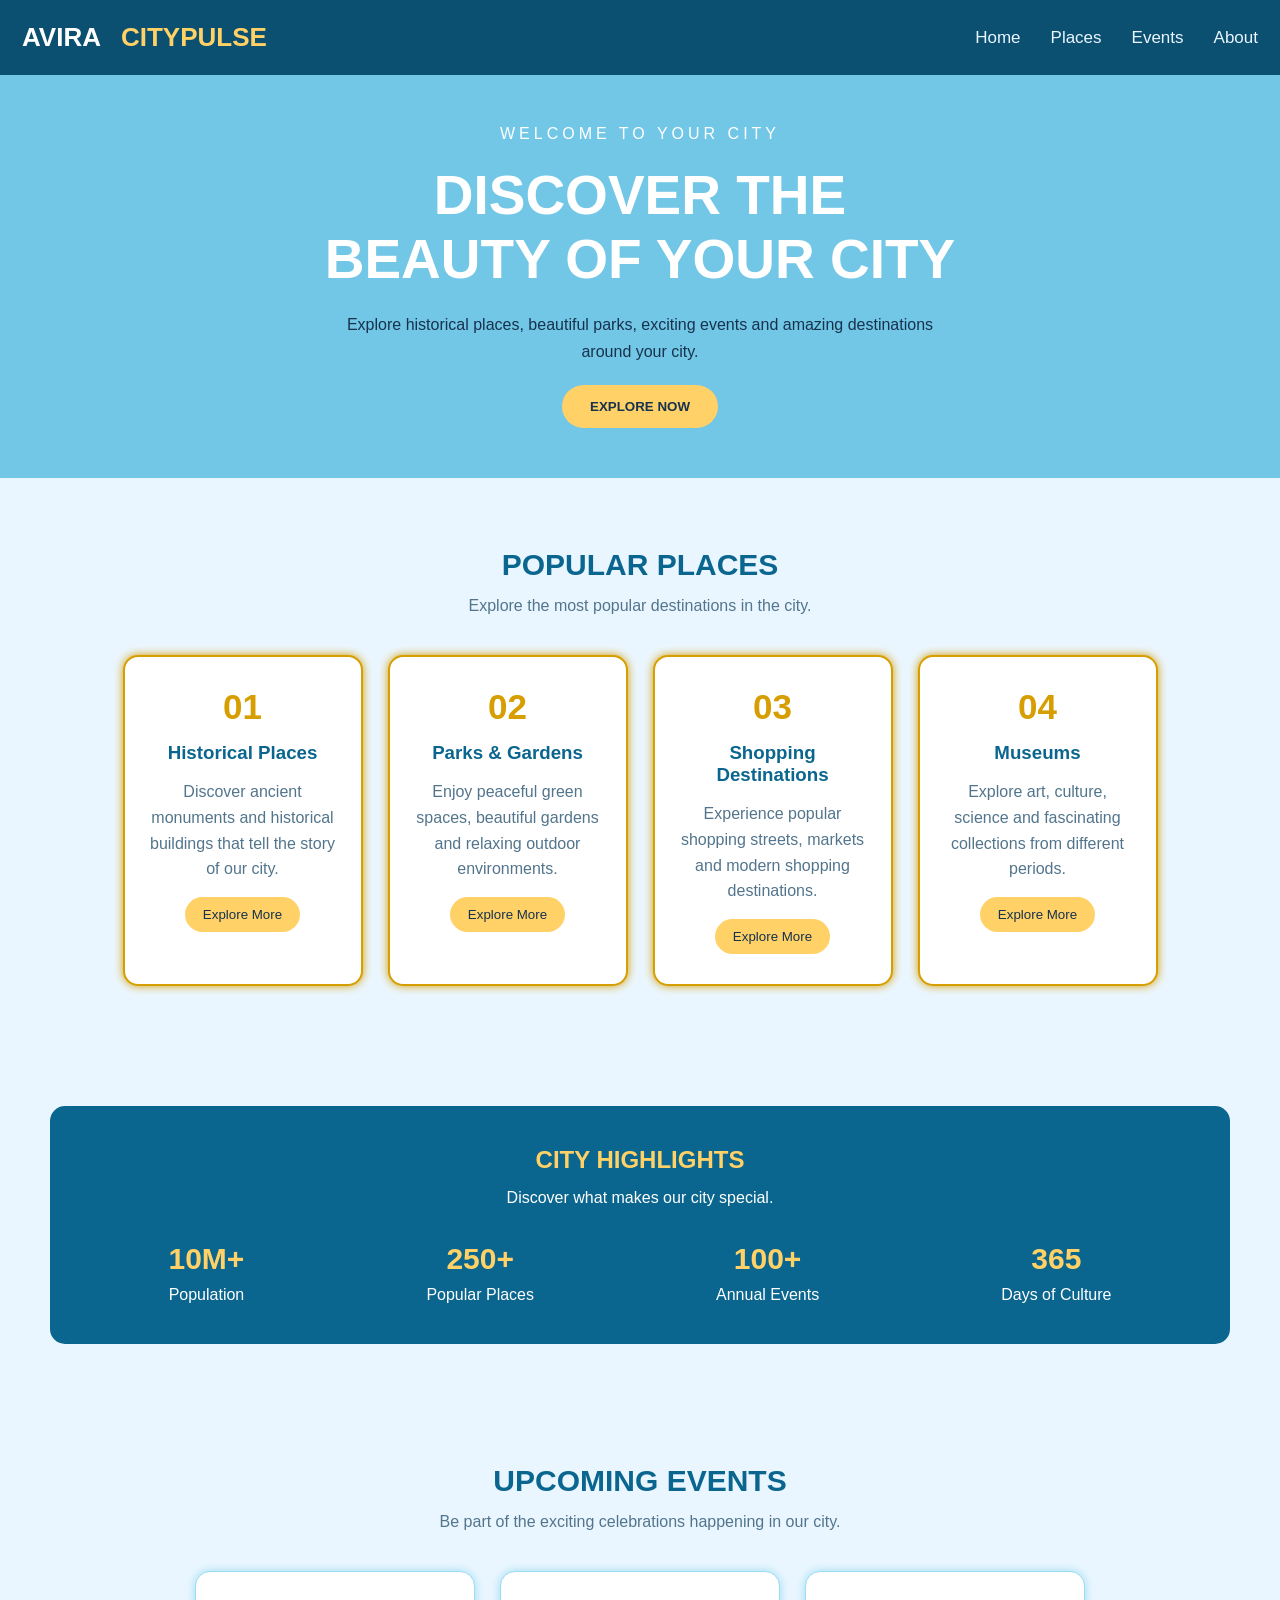
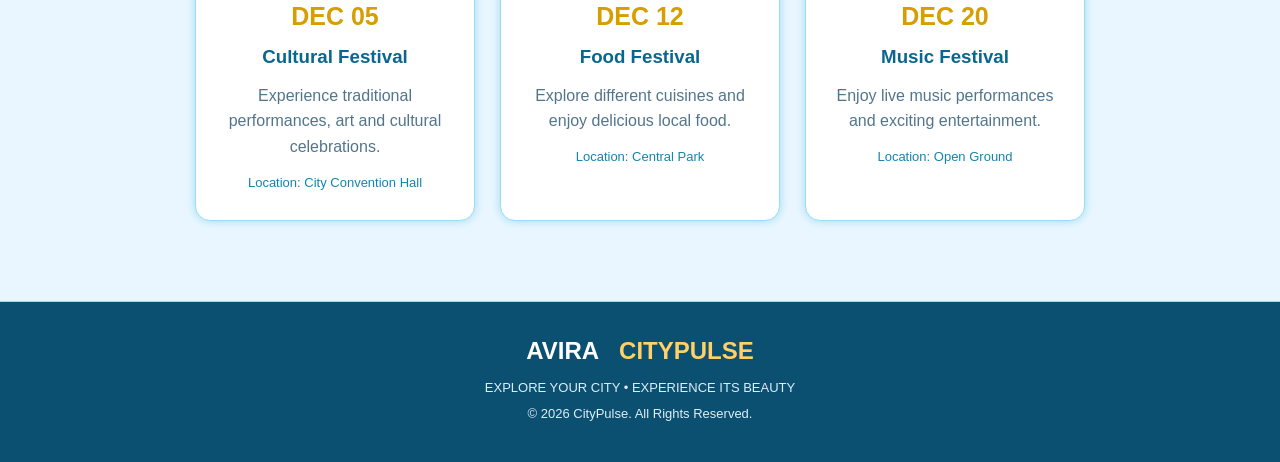
<file: AVERA_City_Pulse/index.html>
<!DOCTYPE html>
<html lang="en">

<head>
    <meta charset="UTF-8">
    <meta name="viewport" content="width=device-width, initial-scale=1.0">

    <title>AVIRA CITYPULSE | Explore Your City</title>

    <link rel="stylesheet" href="./style.css">
    <link rel="icon" href="./Luxurious_Gold_A_Emblem.png">

</head>

<body>


    <header class="header">

        <h2 class="logo">AVIRA<span>CITYPULSE</span></h2>

        <nav>
            <span>Home</span>
            <span>Places</span>
            <span>Events</span>
            <span>About</span>
        </nav>

    </header>


    <main>

    

        <section class="hero" id="home">

            <p class="tagline">WELCOME TO YOUR CITY</p>

            <h1>DISCOVER THE<br>BEAUTY OF YOUR CITY</h1>

            <p class="hero-description">
                Explore historical places, beautiful parks,
                exciting events and amazing destinations
                around your city.
            </p>

            <button class="hero-btn">EXPLORE NOW</button>

        </section>


        <section class="places" id="places">

            <h2>POPULAR PLACES</h2>

            <p class="description">
                Explore the most popular destinations in the city.
            </p>

            <div class="place-container">

                <article class="place-card">

                    <span class="place-number">01</span>

                    <h3>Historical Places</h3>

                    <p>
                        Discover ancient monuments and
                        historical buildings that tell
                        the story of our city.
                    </p>

                    <button>Explore More</button>

                </article>


                <article class="place-card">

                    <span class="place-number">02</span>

                    <h3>Parks & Gardens</h3>

                    <p>
                        Enjoy peaceful green spaces,
                        beautiful gardens and relaxing
                        outdoor environments.
                    </p>

                    <button>Explore More</button>

                </article>


                <article class="place-card">

                    <span class="place-number">03</span>

                    <h3>Shopping Destinations</h3>

                    <p>
                        Experience popular shopping
                        streets, markets and modern
                        shopping destinations.
                    </p>

                    <button>Explore More</button>

                </article>


                <article class="place-card">

                    <span class="place-number">04</span>

                    <h3>Museums</h3>

                    <p>
                        Explore art, culture, science
                        and fascinating collections
                        from different periods.
                    </p>

                    <button>Explore More</button>

                </article>

            </div>

        </section>


        <aside class="highlights">

            <h2>CITY HIGHLIGHTS</h2>

            <p>Discover what makes our city special.</p>

            <div class="highlight-container">

                <div>
                    <h3>10M+</h3>
                    <span>Population</span>
                </div>

                <div>
                    <h3>250+</h3>
                    <span>Popular Places</span>
                </div>

                <div>
                    <h3>100+</h3>
                    <span>Annual Events</span>
                </div>

                <div>
                    <h3>365</h3>
                    <span>Days of Culture</span>
                </div>

            </div>

        </aside>



        <section class="events" id="events">

            <h2>UPCOMING EVENTS</h2>

            <p class="description">
                Be part of the exciting celebrations happening in our city.
            </p>

            <div class="event-container">

                <article class="event-card">

                    <span class="event-date">DEC 05</span>

                    <h3>Cultural Festival</h3>

                    <p>
                        Experience traditional performances,
                        art and cultural celebrations.
                    </p>

                    <span class="event-location">
                        Location: City Convention Hall
                    </span>

                </article>


                <article class="event-card">

                    <span class="event-date">DEC 12</span>

                    <h3>Food Festival</h3>

                    <p>
                        Explore different cuisines and
                        enjoy delicious local food.
                    </p>

                    <span class="event-location">
                        Location: Central Park
                    </span>

                </article>


                <article class="event-card">

                    <span class="event-date">DEC 20</span>

                    <h3>Music Festival</h3>

                    <p>
                        Enjoy live music performances
                        and exciting entertainment.
                    </p>

                    <span class="event-location">
                        Location: Open Ground
                    </span>

                </article>

            </div>

        </section>




    </main>


    <footer class="footer">

        <h2>AVIRA<span>CITYPULSE</span></h2>

        <p>EXPLORE YOUR CITY • EXPERIENCE ITS BEAUTY</p>

        

        <p class="copyright">
            &copy; 2026 CityPulse. All Rights Reserved.
        </p>

    </footer>

</body>

</html>
</file>
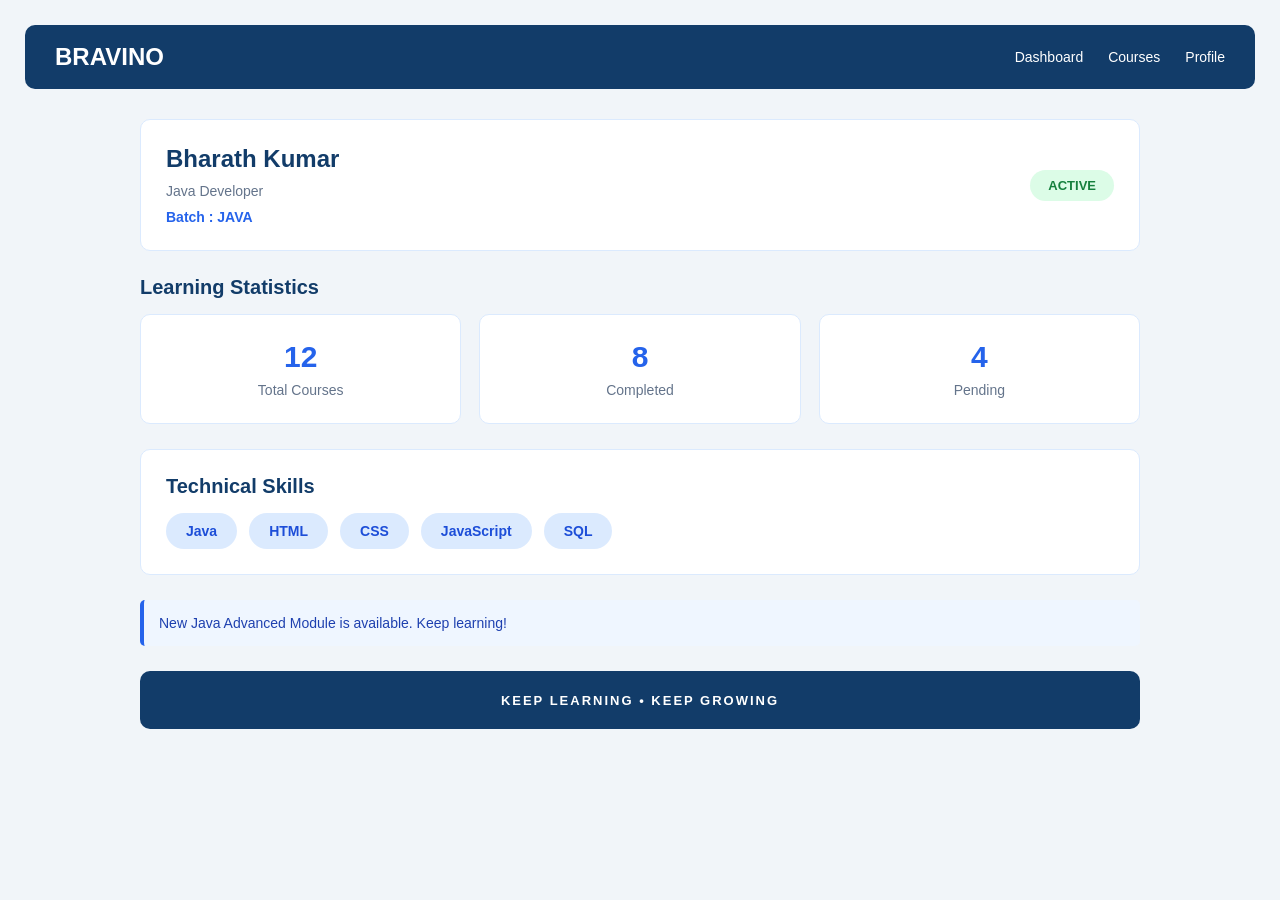
<file: Bravino_Institute__Learning_Dashboard/index.html>
<!DOCTYPE html>
<html lang="en">

<head>
    <meta charset="UTF-8">
    <meta name="viewport" content="width=device-width, initial-scale=1.0">

    <title>Student Learning Dashboard</title>
<link rel="stylesheet" href="./style.css">
<link rel="icon" href="./Glossy_Bravino_Institute_Emblem.png">

</head>

<body>

    <div class="header">

        <div class="logo">
            BRAVINO
        </div>

        <div class="menu">

            <span class="menu-item">
                Dashboard
            </span>

            <span class="menu-item">
                Courses
            </span>

            <span class="menu-item">
                Profile
            </span>

        </div>

    </div>


  

    <div class="dashboard">



        <div class="profile">

            <div class="profile-details">

                <span class="student-name">
                    Bharath Kumar
                </span>

                <span class="student-role">
                    Java Developer
                </span>

                <span class="batch">
                    Batch : JAVA
                </span>

            </div>

            <span class="status">
                ACTIVE
            </span>

        </div>


        <div class="statistics">

            <div class="section-title">
                Learning Statistics
            </div>

            <div class="stats-container">

                <div class="stat-card">

                    <span class="stat-number">
                        12
                    </span>

                    <span class="stat-label">
                        Total Courses
                    </span>

                </div>


                <div class="stat-card">

                    <span class="stat-number">
                        8
                    </span>

                    <span class="stat-label">
                        Completed
                    </span>

                </div>


                <div class="stat-card">

                    <span class="stat-number">
                        4
                    </span>

                    <span class="stat-label">
                        Pending
                    </span>

                </div>

            </div>

        </div>



        <div class="skills-section">

            <div class="section-title">
                Technical Skills
            </div>

            <div class="skills-container">

                <span class="skill">
                    Java
                </span>

                <span class="skill">
                    HTML
                </span>

                <span class="skill">
                    CSS
                </span>

                <span class="skill">
                    JavaScript
                </span>

                <span class="skill">
                    SQL
                </span>

            </div>

        </div>



        <div class="notification">

            New Java Advanced Module is available. Keep learning!

        </div>



        <div class="footer">

            <span class="footer-text">
                KEEP LEARNING • KEEP GROWING
            </span>

        </div>


    </div>

</body>

</html>
</file>
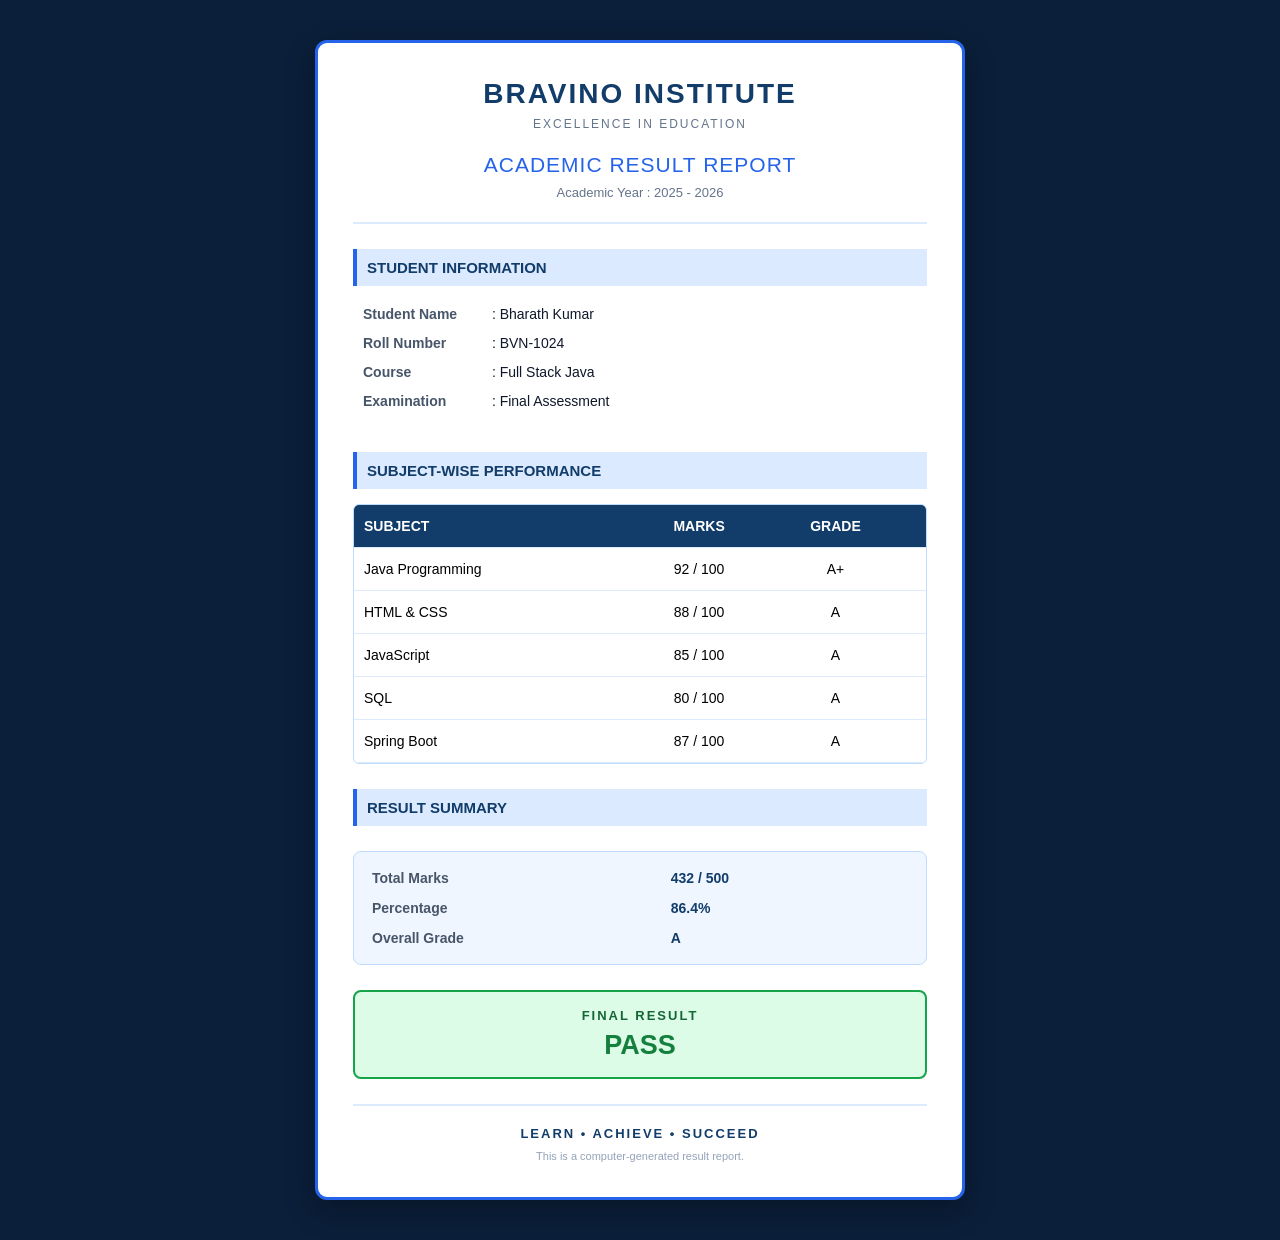
<file: Bravino_Institute_result_board/index.html>
<!DOCTYPE html>
<html lang="en">

<head>
    <meta charset="UTF-8">
    <meta name="viewport" content="width=device-width, initial-scale=1.0">

    <title>Exam Result Report</title>
<link rel="stylesheet" href="./style.css">

<link rel="icon" href="./Bravino_Institute_Academic_icon.png">
 
</head>

<body>

    <div class="report">

   

        <div class="header">

            <div class="institute">
                BRAVINO INSTITUTE
            </div>

            <span class="tagline">
                EXCELLENCE IN EDUCATION
            </span>

            <div class="report-title">
                ACADEMIC RESULT REPORT
            </div>

            <div class="academic-year">
                Academic Year : 2025 - 2026
            </div>

        </div>


  

        <div class="section-title">
            STUDENT INFORMATION
        </div>

        <div class="details">

            <div class="detail-row">
                <span class="label">Student Name</span>
                <span class="value">: Bharath Kumar</span>
            </div>

            <div class="detail-row">
                <span class="label">Roll Number</span>
                <span class="value">: BVN-1024</span>
            </div>

            <div class="detail-row">
                <span class="label">Course</span>
                <span class="value">: Full Stack Java</span>
            </div>

            <div class="detail-row">
                <span class="label">Examination</span>
                <span class="value">: Final Assessment</span>
            </div>

        </div>


       

        <div class="section-title">
            SUBJECT-WISE PERFORMANCE
        </div>

        <div class="marks-table">

            <div class="table-row table-header">
                <span class="subject">SUBJECT</span>
                <span class="marks">MARKS</span>
                <span class="grade">GRADE</span>
            </div>

            <div class="table-row">
                <span class="subject">Java Programming</span>
                <span class="marks">92 / 100</span>
                <span class="grade">A+</span>
            </div>

            <div class="table-row">
                <span class="subject">HTML & CSS</span>
                <span class="marks">88 / 100</span>
                <span class="grade">A</span>
            </div>

            <div class="table-row">
                <span class="subject">JavaScript</span>
                <span class="marks">85 / 100</span>
                <span class="grade">A</span>
            </div>

            <div class="table-row">
                <span class="subject">SQL</span>
                <span class="marks">80 / 100</span>
                <span class="grade">A</span>
            </div>

            <div class="table-row">
                <span class="subject">Spring Boot</span>
                <span class="marks">87 / 100</span>
                <span class="grade">A</span>
            </div>

        </div>



        <div class="section-title">
            RESULT SUMMARY
        </div>

        <div class="summary">

            <div class="summary-row">
                <span class="summary-label">Total Marks</span>
                <span class="summary-value">432 / 500</span>
            </div>

            <div class="summary-row">
                <span class="summary-label">Percentage</span>
                <span class="summary-value">86.4%</span>
            </div>

            <div class="summary-row">
                <span class="summary-label">Overall Grade</span>
                <span class="summary-value">A</span>
            </div>

        </div>



        <div class="result">

            <span class="result-label">
                FINAL RESULT
            </span>

            <span class="result-value">
                PASS
            </span>

        </div>


        <div class="footer">

            <span class="footer-text">
                LEARN • ACHIEVE • SUCCEED
            </span>

            <span class="footer-note">
                This is a computer-generated result report.
            </span>

        </div>

    </div>

</body>
</html>
</file>
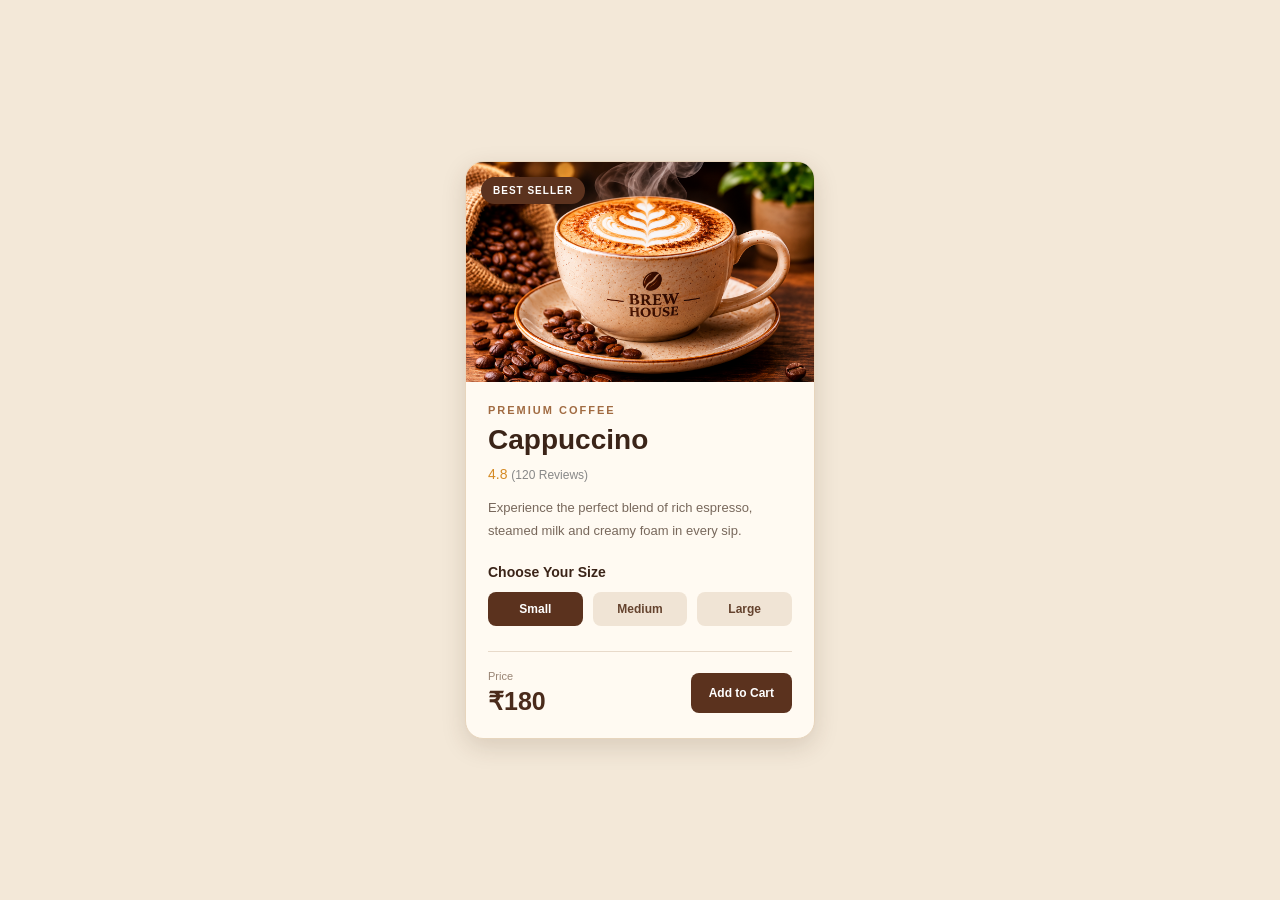
<file: brew_house_project/index.html>
<!DOCTYPE html>
<html lang="en">

<head>

    <meta charset="UTF-8">

    <meta name="viewport" content="width=device-width, initial-scale=1.0">

    <title>BREW HOUSE - Coffee Card</title>
<link rel="stylesheet" href="./style.css">
<link rel="icon" href="./images/favicon.png">
</head>

<body>

    <div id="main-container">

        <div class="coffee-card">

            <div class="image-container">

                <img src="./images/Warm_Brew_House_Cappuccino.png"
                     alt="Cappuccino Coffee">

                <span class="popular-badge">BEST SELLER</span>

            </div>

            <div class="coffee-details">

                <p class="category">PREMIUM COFFEE</p>

                <h1>Cappuccino</h1>

                <div class="rating">
                    <li class="bi bi-star-fill"></li> 4.8 <span>(120 Reviews)</span>
                </div>

                <p class="description">
                    Experience the perfect blend of rich espresso,
                    steamed milk and creamy foam in every sip.
                </p>

                <div class="size-section">

                    <h3>Choose Your Size</h3>

                    <div class="sizes">

                        <span>Small</span>

                        <span>Medium</span>

                        <span>Large</span>

                    </div>

                </div>

                <div class="price-section">

                    <div>
                        <p class="price-label">Price</p>
                        <h2>₹180</h2>
                    </div>

                    <a href="#" class="cart-button">
                        Add to Cart
                    </a>

                </div>

            </div>

        </div>

    </div>

</body>

</html>
</file>
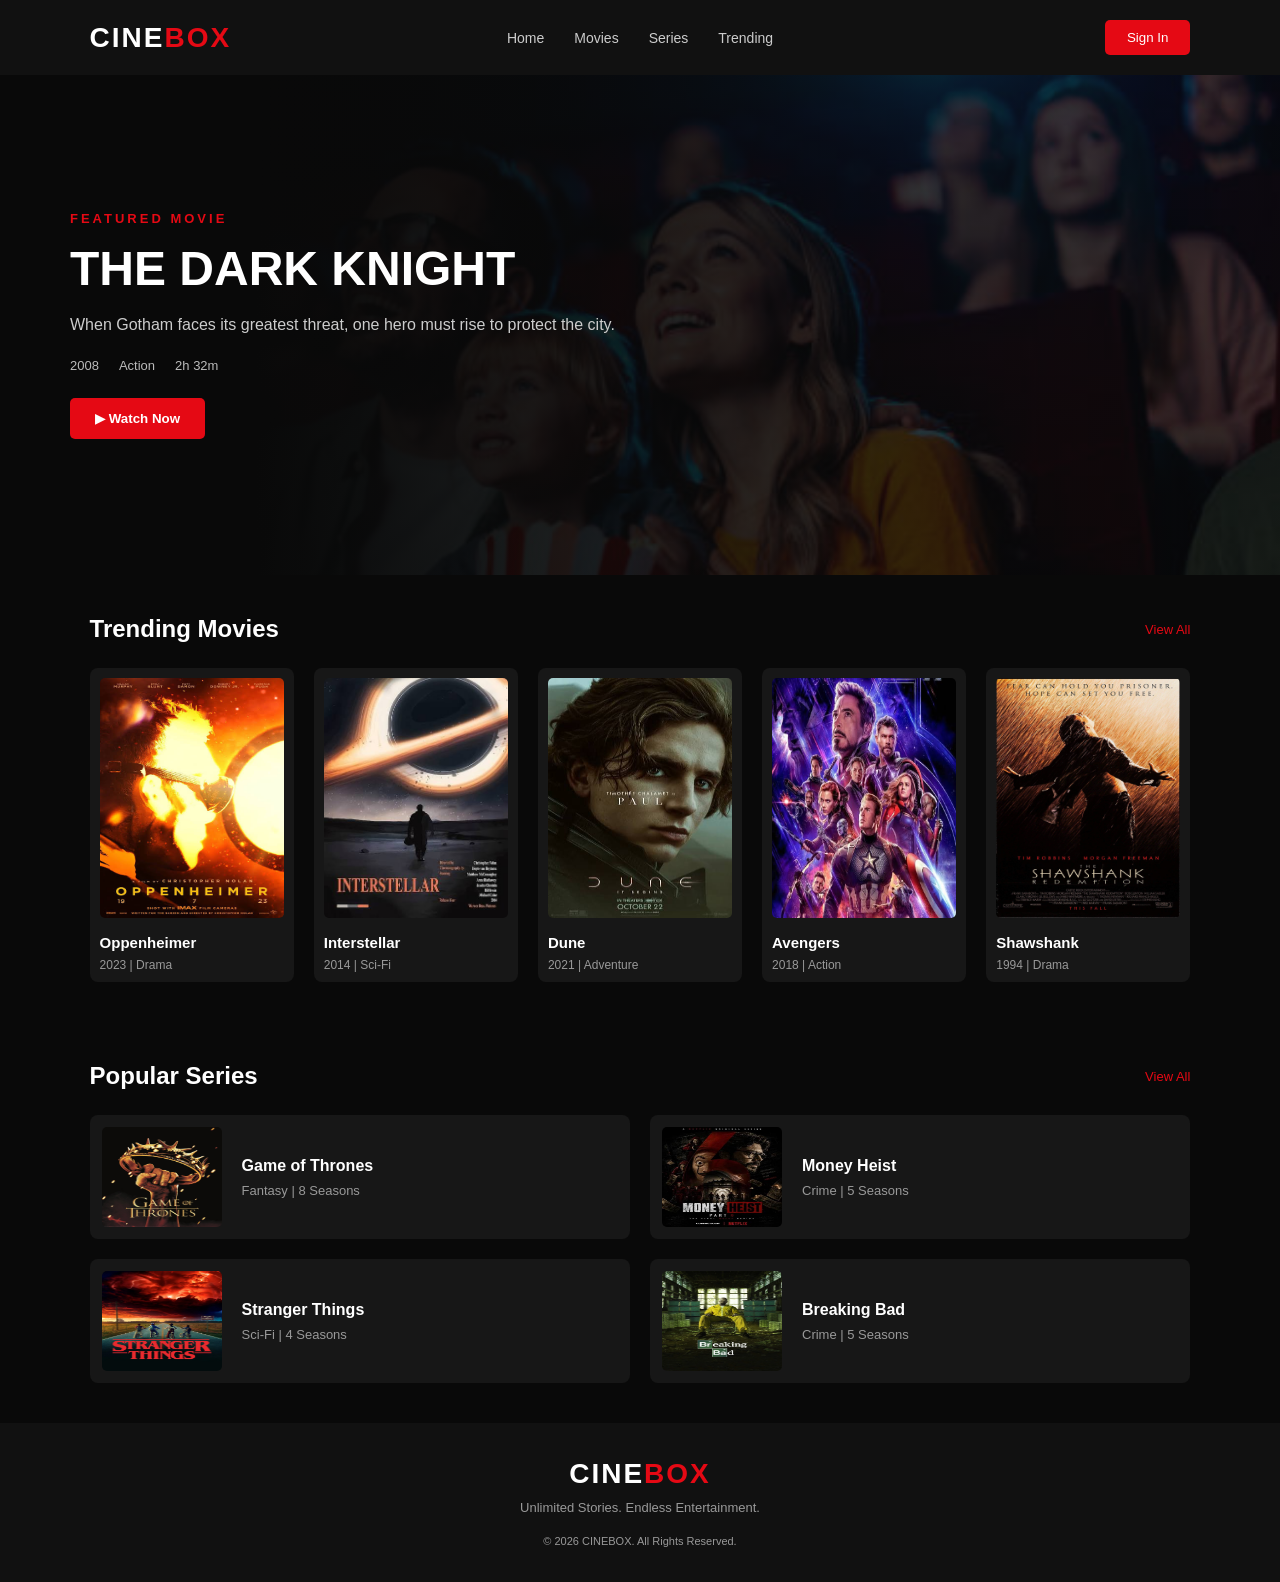
<file: CineBox/index.html>
<!DOCTYPE html>
<html lang="en">

<head>
    <meta charset="UTF-8">
    <meta name="viewport" content="width=device-width, initial-scale=1.0">

    <title>CINEBOX - Movie Streaming</title>

    <link rel="stylesheet" href="./style.css">
    <link rel="icon" href="./images/Glossy_CINEBOX_Cinema_Emblem_icon.png">

</head>

<body>


    <header class="navbar">

        <h1>CINE<span>BOX</span></h1>

        <nav>
            <a href="#">Home</a>
            <a href="#">Movies</a>
            <a href="#">Series</a>
            <a href="#">Trending</a>
        </nav>

        <button class="login-btn">Sign In</button>

    </header>


    <section class="hero">

        <div class="hero-content">

            <p class="featured">FEATURED MOVIE</p>

            <h2>THE DARK KNIGHT</h2>

            <p class="hero-description">
                When Gotham faces its greatest threat,
                one hero must rise to protect the city.
            </p>

            <div class="movie-info">
                <span>2008</span>
                <span>Action</span>
                <span>2h 32m</span>
            </div>

            <button class="watch-btn">▶ Watch Now</button>

        </div>

    </section>



    <section class="movie-section">

        <div class="section-heading">
            <h2>Trending Movies</h2>
            <a href="#">View All</a>
        </div>

        <div class="movie-grid">

            <div class="movie-card">
                <img src="./images/Oppenheimer.jpg" alt="Oppenheimer">
                <h3>Oppenheimer</h3>
                <p>2023 | Drama</p>
            </div>

            <div class="movie-card">
                <img src="./images/Interstellar.jpg" alt="Interstellar">
                <h3>Interstellar</h3>
                <p>2014 | Sci-Fi</p>
            </div>

            <div class="movie-card">
                <img src="./images/Dune.jpg" alt="Dune">
                <h3>Dune</h3>
                <p>2021 | Adventure</p>
            </div>

            <div class="movie-card">
                <img src="./images/Avengers.jpg" alt="Avengers">
                <h3>Avengers</h3>
                <p>2018 | Action</p>
            </div>

            <div class="movie-card">
                <img src="./images/Shawshank.jpg" alt="The Shawshank Redemption">
                <h3>Shawshank</h3>
                <p>1994 | Drama</p>
            </div>

        </div>

    </section>


    <section class="movie-section">

        <div class="section-heading">
            <h2>Popular Series</h2>
            <a href="#">View All</a>
        </div>

        <div class="series-grid">

            <div class="series-card">
                <img src="./images/Game_of_Thrones.jpg" alt="Game of Thrones">
                <div>
                    <h3>Game of Thrones</h3>
                    <p>Fantasy | 8 Seasons</p>
                </div>
            </div>

            <div class="series-card">
                <img src="./images/Money_Heist.jpg" alt="Money Heist">
                <div>
                    <h3>Money Heist</h3>
                    <p>Crime | 5 Seasons</p>
                </div>
            </div>

            <div class="series-card">
                <img src="./images/Stranger_Things.webp" alt="Stranger Things">
                <div>
                    <h3>Stranger Things</h3>
                    <p>Sci-Fi | 4 Seasons</p>
                </div>
            </div>

            <div class="series-card">
                <img src="./images/Breaking_Bad" alt="Breaking Bad">
                <div>
                    <h3>Breaking Bad</h3>
                    <p>Crime | 5 Seasons</p>
                </div>
            </div>

        </div>

    </section>




    <footer>

        <h2>CINE<span>BOX</span></h2>

        <p>Unlimited Stories. Endless Entertainment.</p>

        <p class="copyright">
            &copy; 2026 CINEBOX. All Rights Reserved.
        </p>

    </footer>

</body>

</html>
</file>
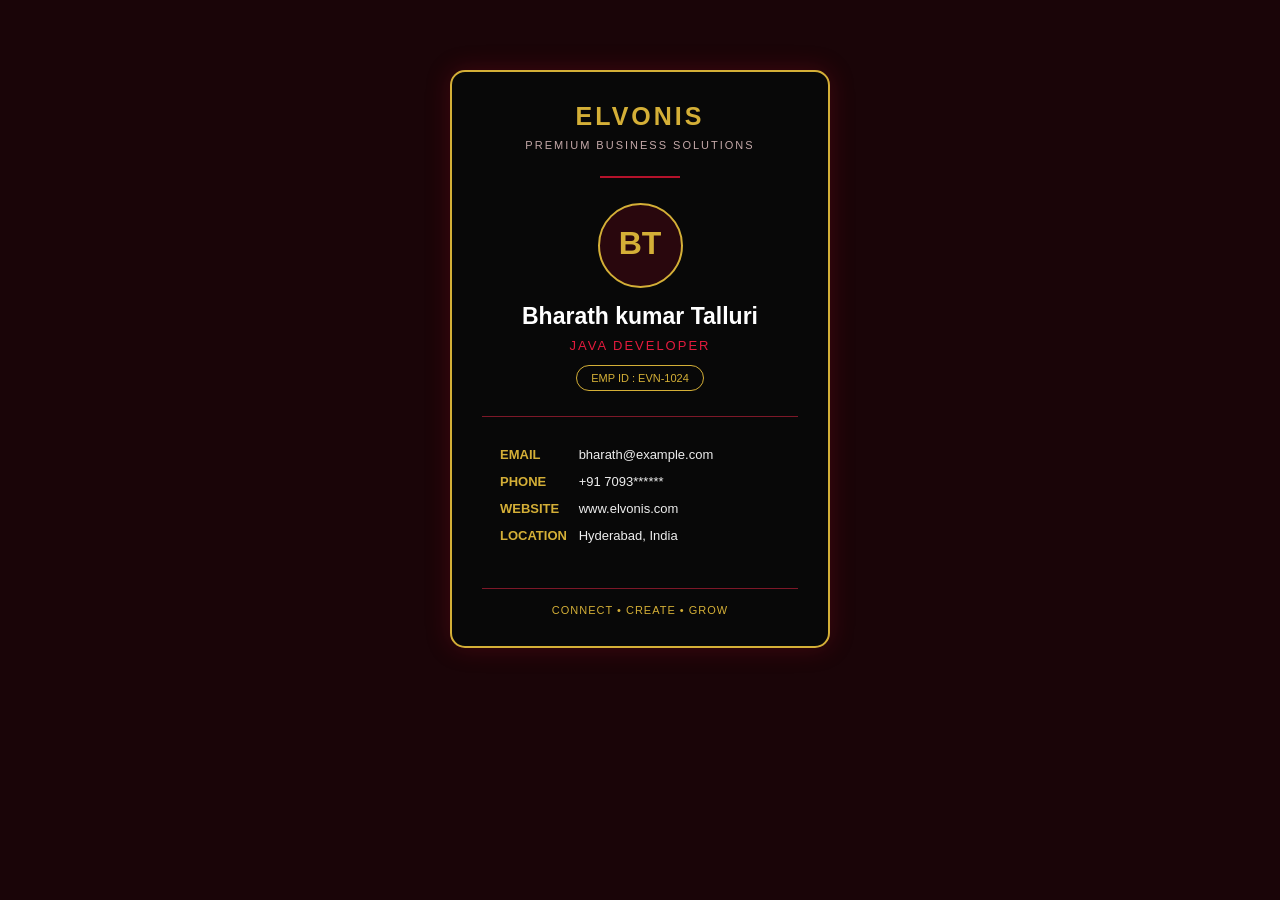
<file: Elvonis_Visiting_Card/index.html>
<!DOCTYPE html>
<html lang="en">
<head>
    <meta charset="UTF-8">
    <meta name="viewport" content="width=device-width, initial-scale=1.0">
    <title>Elvonis Visiting Card</title>

    <style>

* {
    box-sizing: border-box;
    margin: 0;
    padding: 0;
}

body {
    margin: 0;
    padding: 50px;
    background-color: #1a0508;
    font-family: Arial, sans-serif;
}

.card {
    width: 380px;
   
    margin: 20px auto;
    padding: 30px;
    background-color: #080808;
    border: 2px solid #d4af37;
    border-radius: 15px;
    text-align: center;
    box-shadow: 0 0 25px rgba(180, 15, 35, 0.25);
}

.company-name {
    color: #d4af37;
    font-size: 25px;
    font-weight: bold;
    letter-spacing: 3px;
    margin-bottom: 8px;
}

.tagline {
    color: #c5a9a9;
    font-size: 11px;
    letter-spacing: 2px;
}

.divider {
    width: 80px;
    height: 2px;
    margin: 25px auto;
    background-color: #b5122b;
}

.initial {
    width: 85px;
    height: 85px;
    margin: 0 auto 15px;
    padding-top: 20px;
    border: 2px solid #d4af37;
    border-radius: 50%;
    color: #d4af37;
    font-size: 32px;
    font-weight: bold;
    background-color: #29070d;
}

.person-name {
    color: #ffffff;
    font-size: 23px;
    font-weight: bold;
    margin-bottom: 8px;
}

.designation {
    color: #e31b3d;
    font-size: 13px;
    letter-spacing: 2px;
}

.employee-id {
    display: inline-block;
    margin-top: 12px;
    padding: 6px 14px;
    border: 1px solid #d4af37;
    border-radius: 20px;
    color: #d4af37;
    font-size: 11px;
}

.contact-section {
    margin-top: 25px;
    padding: 18px;
    border-top: 1px solid #7d1828;
    text-align: left;
}

.contact-item {
    margin: 12px 0;
    color: #eeeeee;
    font-size: 13px;
}

.label {
    display: inline-block;
    width: 75px;
    color: #d4af37;
    font-weight: bold;
}

.footer {
    margin-top: 15px;
    padding-top: 15px;
    border-top: 1px solid #7d1828;
    color: #d4af37;
    font-size: 11px;
    letter-spacing: 1px;
}

    </style>

    <link rel="icon" href="./Luxurious_Gold_and_Crimson_E_Emblem_icon.png">
</head>

<body>

    <div class="card">

        <div class="company-name">
            ELVONIS
        </div>

        <div class="tagline">
            PREMIUM BUSINESS SOLUTIONS
        </div>

        <div class="divider"></div>

        <div class="initial">
            BT
        </div>

        <div class="person-name">
            Bharath kumar Talluri
        </div>

        <div class="designation">
            JAVA DEVELOPER
        </div>

        <span class="employee-id">
            EMP ID : EVN-1024
        </span>

        <div class="contact-section">

            <div class="contact-item">
                <span class="label">EMAIL</span>
                <span>bharath@example.com</span>
            </div>

            <div class="contact-item">
                <span class="label">PHONE</span>
                <span>+91 7093******</span>
            </div>

            <div class="contact-item">
                <span class="label">WEBSITE</span>
                <span>www.elvonis.com</span>
            </div>

            <div class="contact-item">
                <span class="label">LOCATION</span>
                <span>Hyderabad, India</span>
            </div>

        </div>

        <div class="footer">
            CONNECT • CREATE • GROW
        </div>

    </div>

</body>
</html>
</file>
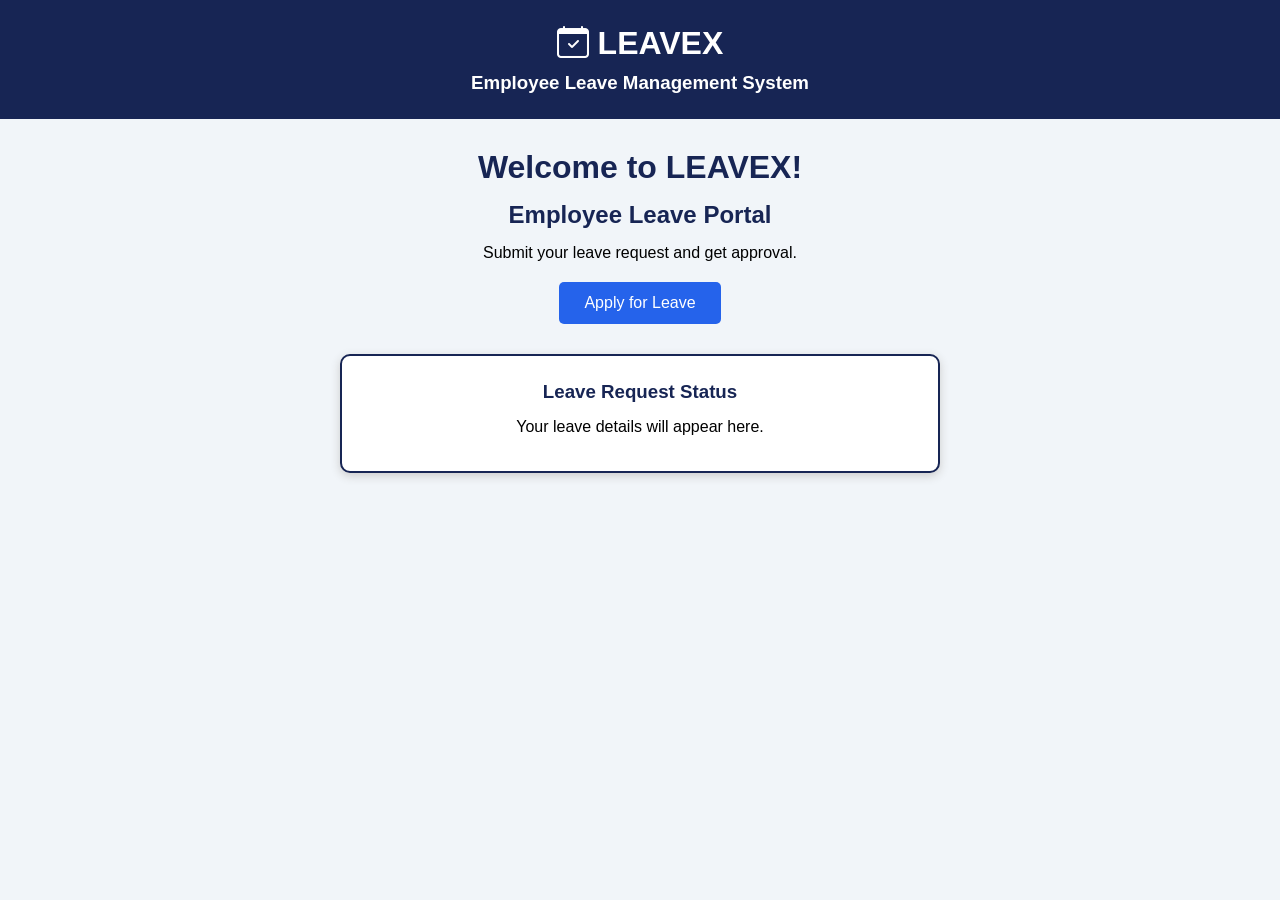
<file: LEAVEX/index.html>
<!DOCTYPE html>
<html lang="en">

<head>
    <meta charset="UTF-8">

    <title>LEAVEX - Employee Leave Management</title>

    <link rel="stylesheet" href="./style.css">
    <link rel="icon" href="./Glossy_Levex_Leave_Management_Logo.png">

    <link rel="stylesheet" href="https://cdn.jsdelivr.net/npm/bootstrap-icons@1.11.3/font/bootstrap-icons.min.css">

</head>

<body>

    <header>

        <h1>
            <i class="bi bi-calendar-check"></i>
            LEAVEX
        </h1>

        <h3>Employee Leave Management System</h3>

    </header>

    <main>
        <h1>Welcome to LEAVEX!</h1>

        <h2>Employee Leave Portal</h2>

        <p>
            Submit your leave request and get approval.
        </p>

        <button onclick="applyLeave()">
            Apply for Leave
        </button>

        <div id="result">

            <h3>Leave Request Status</h3>

            <p>Your leave details will appear here.</p>

        </div>

    </main>

    <script src="./script.js"></script>

</body>

</html>
</file>
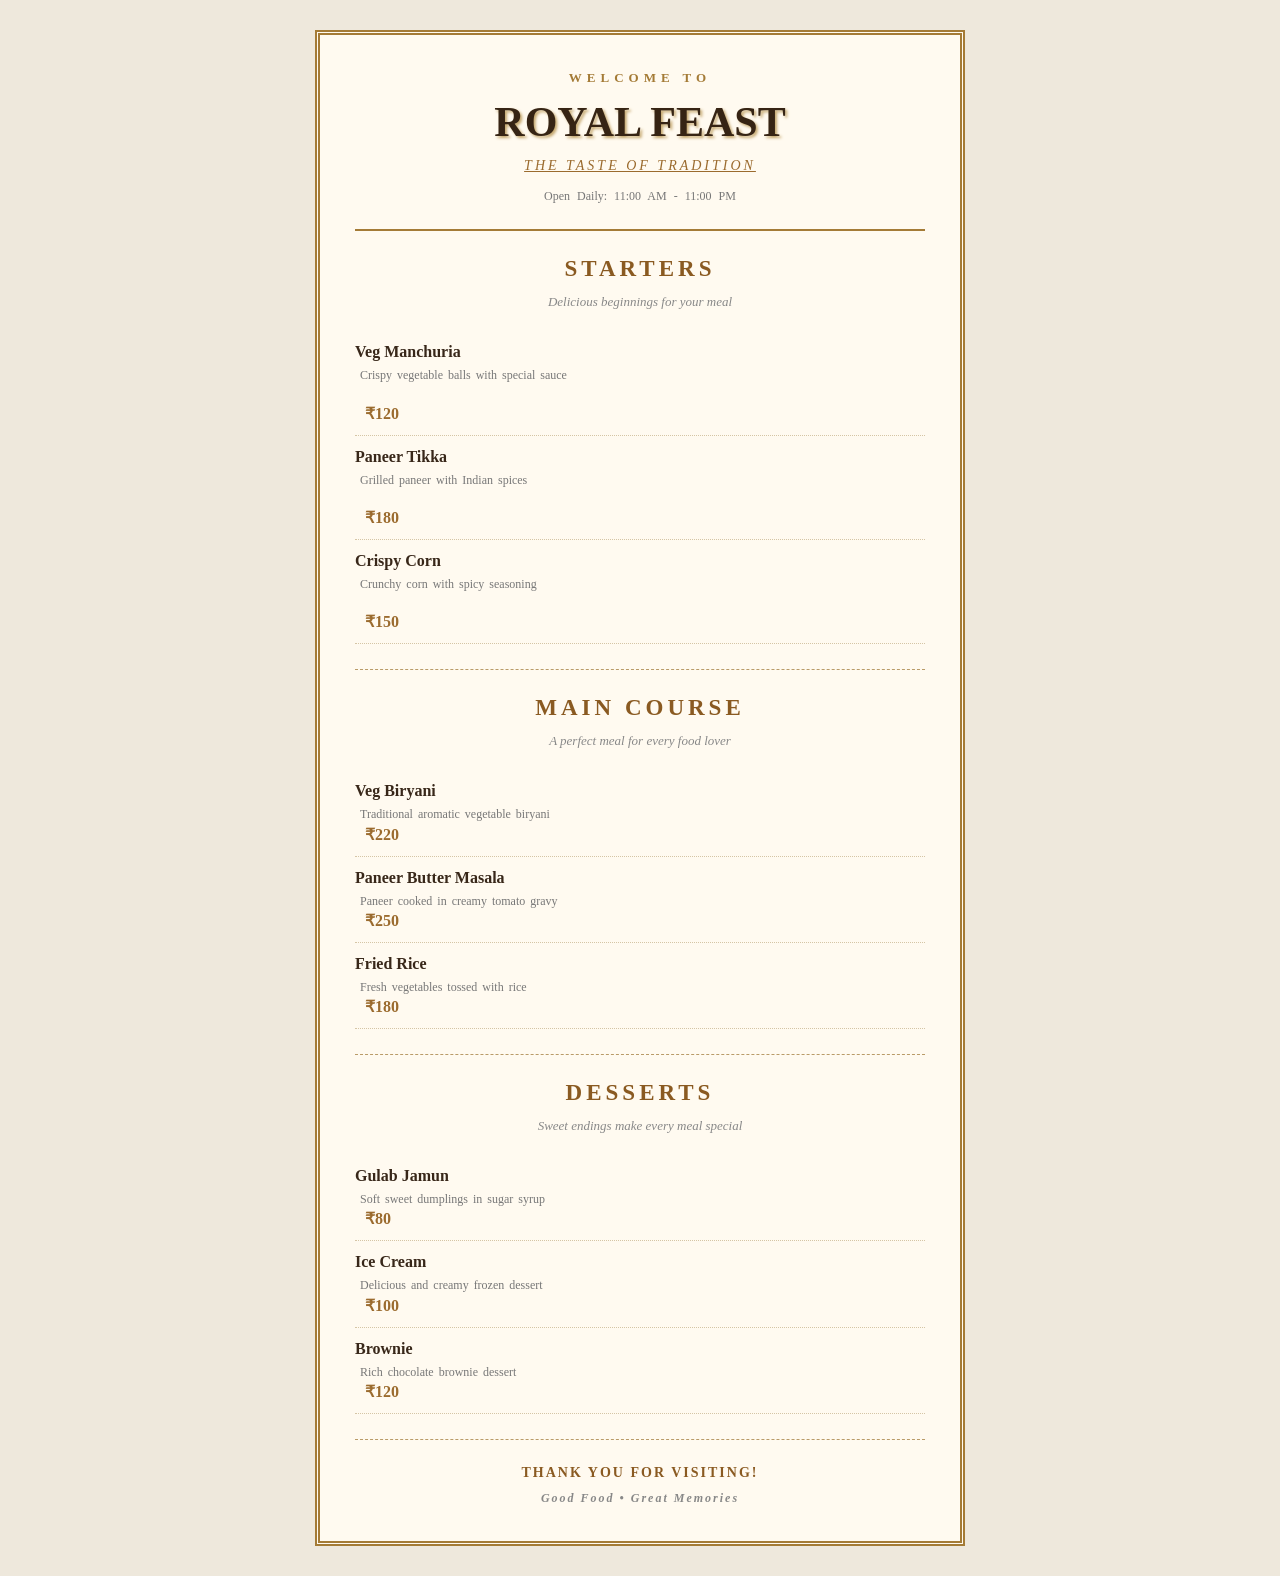
<file: Royal_Feast_Restaurant_Menu/index.html>
<!DOCTYPE html>
<html lang="en">
<head>
    <meta charset="UTF-8">
    <meta name="viewport" content="width=device-width, initial-scale=1.0">

    <title>Royal Feast - Restaurant Menu</title>

    <link rel="stylesheet" href="./style.css">
    <link rel="icon" href="./Glossy_Gold_Chefs_Emblem.png">
</head>

<body>

    <div class="menu-container">

      
        <header class="restaurant-header">

            <p class="tagline">WELCOME TO</p>

            <h1>ROYAL FEAST</h1>

            <p class="subtitle">THE TASTE OF TRADITION</p>

            <p class="timings">
                Open Daily: 11:00 AM - 11:00 PM
            </p>

        </header>

        <section class="menu-section">

            <h2>STARTERS</h2>

            <p class="category-description">
                Delicious beginnings for your meal
            </p>

            <div class="menu-item">
                <div>
                    <h3>Veg Manchuria</h3>
                    <p>Crispy vegetable balls with special sauce</p>
                </div>
                <br>
                <span>₹120</span>
            </div>

            <div class="menu-item">
                <div>
                    <h3>Paneer Tikka</h3>
                    <p>Grilled paneer with Indian spices</p>
                </div>
                <br>
                <span>₹180</span>
            </div>

            <div class="menu-item">
                <div>
                    <h3>Crispy Corn</h3>
                    <p>Crunchy corn with spicy seasoning</p>
                </div>
                <br>
                <span>₹150</span>
            </div>

        </section>


        <section class="menu-section">

            <h2>MAIN COURSE</h2>

            <p class="category-description">
                A perfect meal for every food lover
            </p>

            <div class="menu-item">
                <div>
                    <h3>Veg Biryani</h3>
                    <p>Traditional aromatic vegetable biryani</p>
                </div>
                <span>₹220</span>
            </div>

            <div class="menu-item">
                <div>
                    <h3>Paneer Butter Masala</h3>
                    <p>Paneer cooked in creamy tomato gravy</p>
                </div>
                <span>₹250</span>
            </div>

            <div class="menu-item">
                <div>
                    <h3>Fried Rice</h3>
                    <p>Fresh vegetables tossed with rice</p>
                </div>
                <span>₹180</span>
            </div>

        </section>

        <section class="menu-section">

            <h2>DESSERTS</h2>

            <p class="category-description">
                Sweet endings make every meal special
            </p>

            <div class="menu-item">
                <div>
                    <h3>Gulab Jamun</h3>
                    <p>Soft sweet dumplings in sugar syrup</p>
                </div>
                <span>₹80</span>
            </div>

            <div class="menu-item">
                <div>
                    <h3>Ice Cream</h3>
                    <p>Delicious and creamy frozen dessert</p>
                </div>
                <span>₹100</span>
            </div>

            <div class="menu-item">
                <div>
                    <h3>Brownie</h3>
                    <p>Rich chocolate brownie dessert</p>
                </div>
                <span>₹120</span>
            </div>

        </section>

        <footer>
            <p>THANK YOU FOR VISITING!</p>
            <p class="footer-text">Good Food • Great Memories</p>
        </footer>

    </div>

</body>
</html>
</file>
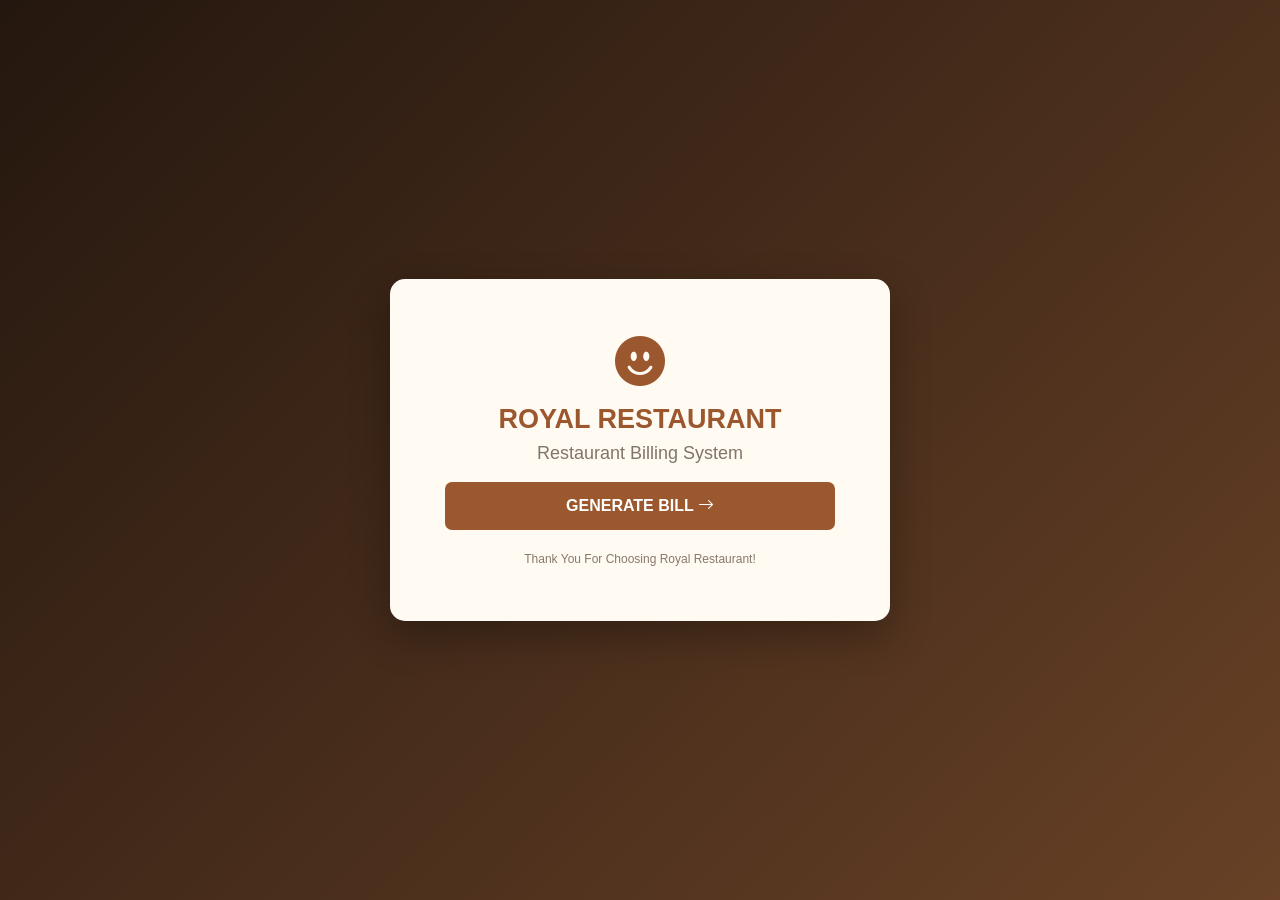
<file: Royal_Restaurant_Billing/index.html>
<!DOCTYPE html>
<html lang="en">

<head>
    <meta charset="UTF-8">
    <meta name="viewport" content="width=device-width, initial-scale=1.0">

    <title>Royal Restaurant Billing</title>

    <link rel="stylesheet" href="./style.css">
    <link rel="icon" href="./Glossy_Gold_Chefs_Emblem.png">
    <link rel="stylesheet" href="https://cdn.jsdelivr.net/npm/bootstrap-icons@1.11.3/font/bootstrap-icons.min.css">

</head>

<body>

    <div class="billing-box">

        <div class="icon"><i class="bi bi-emoji-smile-fill"></i></div>

        <h1>ROYAL RESTAURANT</h1>

        <p class="subtitle">
            Restaurant Billing System
        </p>

       
        <button
            class="generate-btn"
            onclick="gerateBill()">

            GENERATE BILL <span class="bi bi-arrow-right"></span>

        </button>

     

        <p class="footer">
            Thank You For Choosing Royal Restaurant!
        </p>

    </div>

    <script src="./script.js"></script>

</body>

</html>
</file>
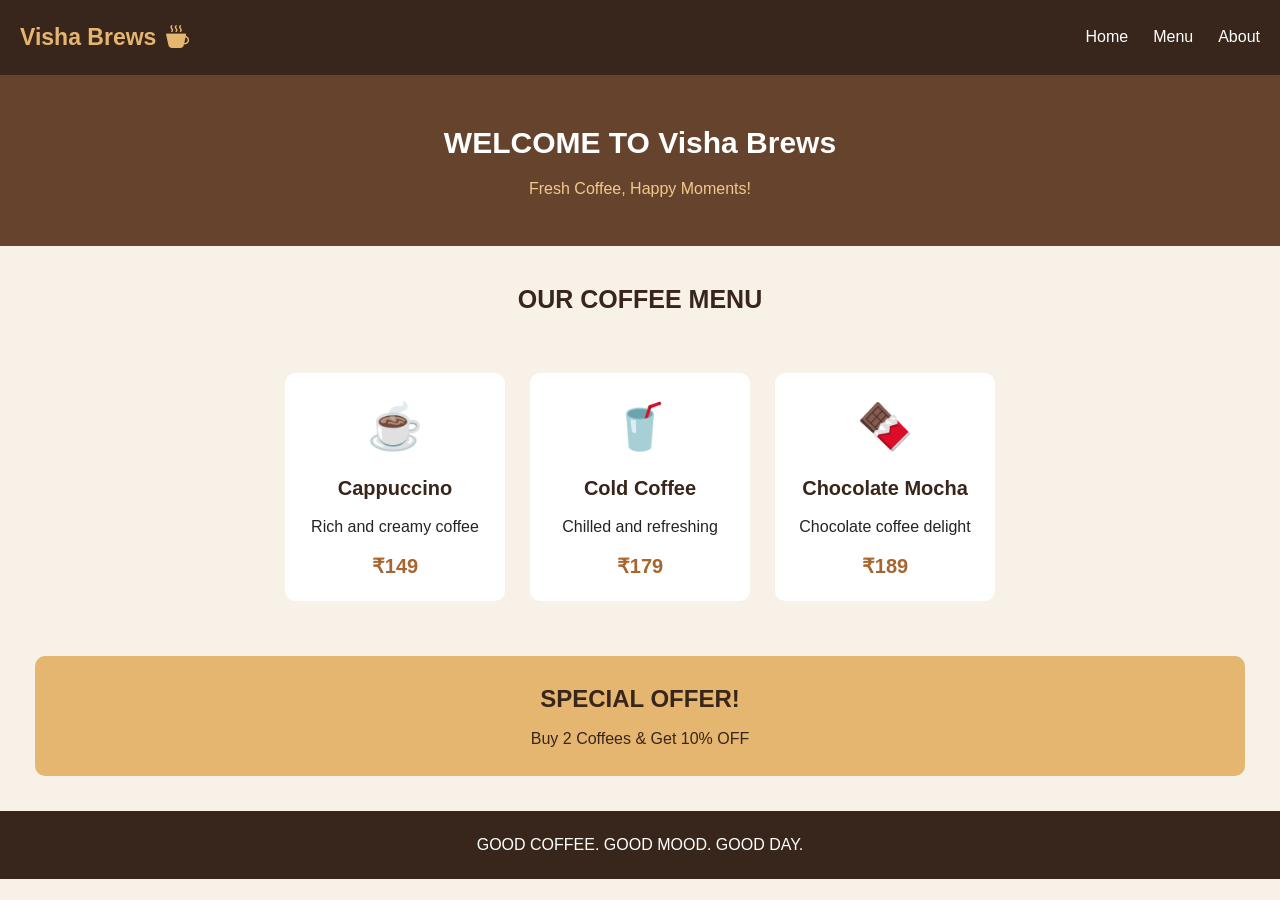
<file: Visha_Brews/index.html>
<!DOCTYPE html>
<html lang="en">
<head>
    <meta charset="UTF-8">
    <meta name="viewport" content="width=device-width, initial-scale=1.0">
     
    <title>Visha Brews</title>
 
<link href="https://cdn.jsdelivr.net/npm/bootstrap@5.3.3/dist/css/bootstrap.min.css" rel="stylesheet">

<link rel="stylesheet" href="https://cdn.jsdelivr.net/npm/bootstrap-icons@1.11.3/font/bootstrap-icons.min.css">


<link rel="stylesheet" href="./style.css">
<link rel="icon" href="./Steaming_Latte_Coffee_Emblem.png">
</head>
<body>
 

    <div class="header">
        <div class="logo">Visha Brews <span class="bi bi-cup-hot-fill"></span></div>

        <div class="menu">
            <span>Home</span>
            <span>Menu</span>
            <span>About</span>
        </div>
    </div>

    <div class="heading">
        <div>WELCOME TO Visha Brews</div>
        <span>Fresh Coffee, Happy Moments!</span>
    </div>

    <div class="menu-title">OUR COFFEE MENU</div>

    <div class="coffee-container">

        <div class="coffee-card">
            <div class="coffee-icon">☕</div>
            <div class="coffee-name">Cappuccino</div>
            <span>Rich and creamy coffee</span>
            <div class="price">₹149</div>
        </div>

        <div class="coffee-card">
            <div class="coffee-icon">🥤</div>
            <div class="coffee-name">Cold Coffee</div>
            <span>Chilled and refreshing</span>
            <div class="price">₹179</div>
        </div>

        <div class="coffee-card">
            <div class="coffee-icon">🍫</div>
            <div class="coffee-name">Chocolate Mocha</div>
            <span>Chocolate coffee delight</span>
            <div class="price">₹189</div>
        </div>

    </div>

    <div class="offer">
        <div> SPECIAL OFFER!</div>
        <span>Buy 2 Coffees & Get 10% OFF</span>
    </div>

    <div class="footer">
        GOOD COFFEE. GOOD MOOD. GOOD DAY.
    </div>


</body>
</html>
</file>
<file: AVERA_City_Pulse/style.css>
* {
    margin: 0;
    padding: 0;
    box-sizing: border-box;
}

body {
    background-color: #EAF6FF;
    color: #17324D;
    font-family: Arial, sans-serif;
}



.header {
    display: flex;
    justify-content: space-between;
    align-items: center;
    padding: 22px;
    background-color: #0B4F71;
}

.logo {
    color: #FFFFFF;
    font-size: 26px;
}

.logo span,
.footer h2 span {
    color: #FFD166;
    padding-left: 20px;
}

.header nav {
    display: flex;
    gap: 30px;
}

nav span {
    color: #EAF6FF;
    cursor: pointer;
    font-size: 17px;
}




.hero {

    display: flex;
    flex-direction: column;
    justify-content: center;
    align-items: center;
    text-align: center;
    gap: 20px;
    padding: 50px 20px;
    background-color: #72C7E7;
}

.tagline {
    color: #FFFFFF;
    letter-spacing: 4px;
}

.hero h1 {
    font-size: 55px;
    color: #FFFFFF;
}

.hero-description {
    width: 600px;
    line-height: 1.7;
    color: #17324D;
}

.hero-btn {
    padding: 14px 28px;
    background-color: #FFD166;
    color: #17324D;
    border: none;
    border-radius: 25px;
    cursor: pointer;
    font-weight: bold;
}



.places,
.events {
    padding: 70px;
    text-align: center;
}

section h2 {
    color: #0B668F;
    font-size: 30px;
    margin-bottom: 15px;
}

.description {
    color: #52758C;
    margin-bottom: 40px;
}



.place-container {
    display: flex;
    justify-content: center;
    flex-wrap: wrap;
    gap: 25px;
}

.place-card {
    width: 240px;
    padding: 30px 22px;
    background-color: #FFFFFF;
    border: 1px solid #9BDCF2;
    border-radius: 15px;
border: 2px solid #D69E00;
    display: flex;
    flex-direction: column;
    align-items: center;
    gap: 15px;
    box-shadow: 0px 0px 10px #D69E00;
}

.place-number {
    font-size: 35px;
    color: #D69E00;
    font-weight: bold;
}

.place-card h3 {
    color: #0B668F;
}

.place-card p {
    color: #52758C;
    line-height: 1.6;
}

.place-card button {
    padding: 10px 18px;
    background-color: #FFD166;
    color: #17324D;
    border: none;
    border-radius: 20px;
    cursor: pointer;
}






.highlights {
    margin: 50px;
    padding: 40px;
    background-color: #0B668F;
    border-radius: 15px;
    text-align: center;
}

.highlights h2 {
    color: #FFD166;
    margin-bottom: 15px;
}

.highlights  p {
  
    color: #FFFFFF;
    margin-bottom: 35px;
}

.highlight-container {
   
    display: flex;
    justify-content: space-around;
    flex-wrap: wrap;
    gap: 25px;
}

.highlight-container h3 {
    color: #FFD166;
    font-size: 30px;
    margin-bottom: 10px;
}

.highlight-container span {
    color: #FFFFFF;
}



.event-container {
    display: flex;
    justify-content: center;
    flex-wrap: wrap;
    gap: 25px;
}

.event-card {
    width: 280px;
    padding: 30px 22px;
    background-color: #FFFFFF;
    border: 1px solid #9BDCF2;
    box-shadow: 0px 0px 10px #9BDCF2;
    border-radius: 15px;

    display: flex;
    flex-direction: column;
    align-items: center;
    gap: 15px;
}

.event-date {
    color: #D69E00;
    font-size: 25px;
    font-weight: bold;
}

.event-card h3 {
    color: #0B668F;
}

.event-card p {
    color: #52758C;
    line-height: 1.6;
}

.event-location {
    color: #1683B0;
    font-size: 13px;
}





.footer {
     border-top: 1px solid #9BDCF2;
    background-color: #0B4F71;
    margin-top: 10px;
    padding: 35px;
    text-align: center;
}

.footer h2 {
    color: #FFFFFF;
    margin-bottom: 10px;
}

.footer p {
    color: #DCEFF8;
    font-size: 13px;
    line-height: 2;
}
</file>
<file: Bravino_Institute__Learning_Dashboard/style.css>
* {
            margin: 0;
            padding: 0;
            box-sizing: border-box;
        }

        body {
            font-family: Arial, sans-serif;
            background-color: #F1F5F9;
            padding: 25px;
        }


        .header {
            background-color: #123C69;
            padding: 18px 30px;
            border-radius: 10px;

            display: flex;
            flex-direction: row;
            justify-content: space-between;
            align-items: center;
        }

        .logo {
            color: white;
            font-size: 24px;
            font-weight: bold;
        }

        .menu {
            display: flex;
            flex-direction: row;
            align-items: center;
            gap: 25px;
        }

        .menu-item {
            display: inline;
            color: white;
            font-size: 14px;
            cursor: pointer;
        }


        .dashboard {
            max-width: 1000px;
            margin: 30px auto;

            display: flex;
            flex-direction: column;
            gap: 25px;
        }



        .profile {
            background-color: white;
            padding: 25px;
            border-radius: 10px;
            border: 1px solid #DBEAFE;

            display: flex;
            flex-direction: row;
            justify-content: space-between;
            align-items: center;
        }

        .profile-details {
            display: flex;
            flex-direction: column;
            gap: 10px;
        }

        .student-name {
            font-size: 24px;
            color: #123C69;
            font-weight: bold;
        }

        .student-role {
            color: #64748B;
            font-size: 14px;
        }

        .batch {
            color: #2563EB;
            font-size: 14px;
            font-weight: bold;
        }

        .status {
            display: inline-block;
            padding: 8px 18px;
            border-radius: 20px;
            background-color: #DCFCE7;
            color: #15803D;
            font-size: 13px;
            font-weight: bold;
        }


        .section-title {
            color: #123C69;
            font-size: 20px;
            font-weight: bold;
            margin-bottom: 15px;
        }

        .stats-container {
            display: flex;
            flex-direction: row;
            justify-content: space-between;
            align-items: center;
            gap: 18px;
        }

        .stat-card {
            background-color: white;
            padding: 25px 15px;
            border-radius: 10px;
            border: 1px solid #DBEAFE;

            flex: 1;
            text-align: center;
        }

        .stat-number {
            display: block;
            color: #2563EB;
            font-size: 30px;
            font-weight: bold;
        }

        .stat-label {
            display: block;
            margin-top: 8px;
            color: #64748B;
            font-size: 14px;
        }


        .skills-section {
            background-color: white;
            padding: 25px;
            border-radius: 10px;
            border: 1px solid #DBEAFE;
        }

        .skills-container {
            display: flex;
            flex-direction: row;
            justify-content: flex-start;
            align-items: center;
            flex-wrap: wrap;
            gap: 12px;
        }

        .skill {
            display: inline-block;
            padding: 10px 20px;
            background-color: #DBEAFE;
            color: #1D4ED8;
            border-radius: 20px;
            font-size: 14px;
            font-weight: bold;
        }

    

        .notification {
            background-color: #EFF6FF;
            padding: 15px;
            border-left: 4px solid #2563EB;
            border-radius: 5px;
            color: #1E40AF;
            font-size: 14px;
        }

        .footer {
            background-color: #123C69;
            padding: 20px;
            text-align: center;
            border-radius: 10px;
        }

        .footer-text {
            color: white;
            font-size: 13px;
            font-weight: bold;
            letter-spacing: 2px;
        }
</file>
<file: Bravino_Institute_result_board/style.css>
* {
            box-sizing: border-box;
            margin: 0;
            padding: 0;
        }

        body {
            background-color: #0B1F3A;
            font-family: Arial, sans-serif;
            padding: 40px 15px;
        }

        .report {
            width: 650px;
            max-width: 100%;
            margin: auto;
            padding: 35px;
            background-color: #FFFFFF;
            border-radius: 12px;
            border: 3px solid #2563EB;
            box-shadow: 0px 10px 30px rgba(0, 0, 0, 0.3);
        }

      

        .header {
            text-align: center;
            padding-bottom: 22px;
            border-bottom: 2px solid #DBEAFE;
        }

        .institute {
            font-size: 28px;
            font-weight: bold;
            color: #123C69;
            letter-spacing: 2px;
        }

        .tagline {
            display: block;
            margin-top: 7px;
            font-size: 12px;
            color: #64748B;
            letter-spacing: 2px;
        }

        .report-title {
            margin-top: 22px;
            font-size: 21px;
            color: #2563EB;
            letter-spacing: 1px;
        }

        .academic-year {
            margin-top: 8px;
            color: #64748B;
            font-size: 13px;
        }


        .section-title {
            margin-top: 25px;
            margin-bottom: 15px;
            padding: 10px;
            background-color: #DBEAFE;
            color: #123C69;
            font-size: 15px;
            font-weight: bold;
            border-left: 4px solid #2563EB;
        }

        .details {
            padding: 5px 10px;
        }

        .detail-row {
            margin-bottom: 13px;
            font-size: 14px;
        }

        .label {
            display: inline-block;
            width: 125px;
            color: #475569;
            font-weight: bold;
        }

        .value {
            color: #0F172A;
        }

  

        .marks-table {
            width: 100%;
            margin-top: 10px;
            border: 1px solid #BFDBFE;
            border-radius: 6px;
            overflow: hidden;
        }

        .table-row {
            padding: 13px 10px;
            border-bottom: 1px solid #DBEAFE;
            font-size: 14px;
        }

        .table-header {
            background-color: #123C69;
            color: #FFFFFF;
            font-weight: bold;
        }

        .subject {
            display: inline-block;
            width: 48%;
        }

        .marks {
            display: inline-block;
            width: 24%;
            text-align: center;
        }

        .grade {
            display: inline-block;
            width: 24%;
            text-align: center;
        }

      

        .summary {
            margin-top: 25px;
            padding: 18px;
            background-color: #EFF6FF;
            border: 1px solid #BFDBFE;
            border-radius: 8px;
        }

        .summary-row {
            margin-bottom: 14px;
            font-size: 14px;
        }

        .summary-row:last-child {
            margin-bottom: 0;
        }

        .summary-label {
            display: inline-block;
            width: 55%;
            color: #475569;
            font-weight: bold;
        }

        .summary-value {
            color: #123C69;
            font-weight: bold;
        }

   

        .result {
            margin-top: 25px;
            padding: 16px;
            text-align: center;
            background-color: #DCFCE7;
            border: 2px solid #16A34A;
            border-radius: 8px;
        }

        .result-label {
            display: block;
            color: #166534;
            font-size: 13px;
            font-weight: bold;
            letter-spacing: 2px;
        }

        .result-value {
            display: block;
            margin-top: 7px;
            color: #15803D;
            font-size: 27px;
            font-weight: bold;
        }

        .footer {
            margin-top: 25px;
            padding-top: 18px;
            border-top: 2px solid #DBEAFE;
            text-align: center;
        }

        .footer-text {
            color: #123C69;
            font-size: 13px;
            font-weight: bold;
            letter-spacing: 2px;
        }

        .footer-note {
            display: block;
            margin-top: 8px;
            color: #94A3B8;
            font-size: 11px;
        }
</file>
<file: brew_house_project/style.css>
* {
    margin: 0;
    padding: 0;
    box-sizing: border-box;
    font-family: Arial, sans-serif;
}



body {
    background-color: #f3e8d8;
}


#main-container {
    min-height: 100vh;

    display: flex;

    justify-content: center;

    align-items: center;

    padding: 20px;
}



.coffee-card {
    width: 350px;

    background-color: #fffaf2;

    border-radius: 18px;

    overflow: hidden;

    box-shadow: 0 8px 25px rgba(70, 40, 20, 0.15);

    border: 1px solid #e7d5bd;
}


.image-container {
    height: 220px;

    position: relative;
}



.image-container img {
    width: 100%;

    height: 100%;

    object-fit: cover;
}



.popular-badge {
    position: absolute;

    top: 15px;

    left: 15px;

    background-color: #5b321e;

    color: white;

    padding: 8px 12px;

    border-radius: 20px;

    font-size: 10px;

    font-weight: bold;

    letter-spacing: 1px;
}



.coffee-details {
    padding: 22px;
}



.category {
    color: #a16b42;

    font-size: 11px;

    font-weight: bold;

    letter-spacing: 2px;

    margin-bottom: 8px;
}



.coffee-details h1 {
    color: #3b2418;

    font-size: 28px;

    margin-bottom: 10px;
}



.rating {
    color: #d58a24;

    font-size: 14px;

    margin-bottom: 15px;
}



.rating span {
    color: #888;

    font-size: 12px;
}



.description {
    color: #78685c;

    font-size: 13px;

    line-height: 1.7;

    margin-bottom: 22px;
}



.size-section h3 {
    color: #3b2418;

    font-size: 14px;

    margin-bottom: 12px;
}



.sizes {
    display: flex;

    gap: 10px;

    margin-bottom: 25px;
}


.sizes > span {
    flex: 1;

    text-align: center;

    padding: 10px 5px;

    background-color: #f0e4d5;

    color: #65432e;

    border-radius: 8px;

    font-size: 12px;

    font-weight: bold;

    cursor: pointer;
}



.sizes > span:first-child {
    background-color: #5b321e;

    color: white;
}

li{
    list-style: none;
    display: inline;
}


.price-section {
    display: flex;

    justify-content: space-between;

    align-items: center;

    border-top: 1px solid #e8daca;

    padding-top: 18px;
}




.price-label {
    color: #998474;

    font-size: 11px;

    margin-bottom: 5px;
}

.price-section h2 {
    color: #4a2b1b;

    font-size: 25px;
}



.cart-button {
    background-color: #5b321e;

    color: white;

    padding: 13px 18px;

    text-decoration: none;

    border-radius: 8px;

    font-size: 12px;

    font-weight: bold;

    transition: 0.3s;
}



.cart-button:hover {
    background-color: #a16b42;

}



img[alt] {
    display: block;
}
</file>
<file: CineBox/style.css>
* {
    margin: 0;
    padding: 0;
    box-sizing: border-box;
}

body {
    background-color: #090909;
    color: #ffffff;
    font-family: Arial, sans-serif;
}


.navbar {
    display: grid;
    grid-template-columns: 1fr 2fr 1fr;
    align-items: center;
    padding: 20px 7%;
    background-color: #111111;
}

.navbar h1,
footer h2 {
    color: #ffffff;
    font-size: 28px;
    letter-spacing: 2px;
}

.navbar h1 span,
footer h2 span {
    color: #e50914;
}

nav {
    display: flex;
  
    justify-content: center;
    gap: 30px;
}

nav a {
    color: #cccccc;
    text-decoration: none;
    font-size: 14px;
    transition: 0.3s;
}

nav a:hover {
    color: #e50914;
}

.login-btn {
    justify-self: end;
    padding: 10px 22px;
    background-color: #e50914;
    color: white;
    border: none;
    border-radius: 5px;
    cursor: pointer;
}



.hero {
   
    display: grid;
    align-items: center;
    padding: 70px;
    height: 500px;

    background:
        linear-gradient(90deg, #090909 20%, rgba(9,9,9,0.7)),
        url(./images/background_image.jpg);
        background-repeat: no-repeat;
        background-size: cover;
        background-position: top;
}

.hero-content {
    max-width: 550px;
}

.featured {
    color: #e50914;
    font-size: 13px;
    font-weight: bold;
    letter-spacing: 3px;
    margin-bottom: 15px;
}

.hero h2 {
    font-size: 48px;
    margin-bottom: 15px;
}

.hero-description {
    color: #cccccc;
    line-height: 1.7;
    margin-bottom: 20px;
}

.movie-info {
    display: grid;
    grid-template-columns: repeat(3, max-content);
    gap: 20px;
    color: #bbbbbb;
    font-size: 13px;
    margin-bottom: 25px;
}

.watch-btn {
    background-color: #e50914;
    color: white;
    border: none;
    padding: 13px 25px;
    border-radius: 5px;
    font-weight: bold;
    cursor: pointer;
}



.movie-section {
    padding: 40px 7%;
}

.section-heading {
    display: grid;
    grid-template-columns: 1fr auto;
    align-items: center;
    margin-bottom: 25px;
}

.section-heading h2 {
    font-size: 24px;
}

.section-heading a {
    color: #e50914;
    text-decoration: none;
    font-size: 13px;
}



.movie-grid {
    display: grid;
    grid-template-columns: repeat(5, 1fr);
    gap: 20px;
}

.movie-card {
    background-color: #171717;
    padding: 10px;
    border-radius: 8px;
  
}


.movie-card img {
    width: 100%;
    height: 240px;
 
    border-radius: 5px;
}

.movie-card h3 {
    font-size: 15px;
    margin-top: 12px;
}

.movie-card p {
    color: #999999;
    font-size: 12px;
    margin-top: 7px;
}



.series-grid {
    display: grid;
    grid-template-columns: repeat(2, 1fr);
    gap: 20px;
}

.series-card {
    display: flex;
    align-items: center;
    gap: 20px;
    background-color: #171717;
    padding: 12px;
    border-radius: 8px;
}

.series-card img {
    width: 120px;
    height: 100px;
  
    border-radius: 5px;
}

.series-card h3 {
    font-size: 16px;
    margin-bottom: 8px;
}

.series-card p {
    color: #999999;
    font-size: 13px;
}



footer {
    text-align: center;
    padding: 35px 15px;
    background-color: #111111;
}

footer p {
    color: #999999;
    font-size: 13px;
    margin-top: 10px;
}

footer .copyright {
    font-size: 11px;
    margin-top: 20px;
}
</file>
<file: LEAVEX/style.css>
* {
    box-sizing: border-box;
    padding: 0;
    margin: 0;
}

body {
    font-family: Arial, sans-serif;
    background-color: #f1f5f9;
    text-align: center;
}

header {
    background-color: #172554;
    color: white;
    padding: 25px;
}

header h3 {
    margin-top: 10px;
}

main {
    padding: 30px;
}

main h2, main h1{
    color: #172554;
    margin-bottom: 15px;
}

main p {
    margin-bottom: 20px;
}

button {
    background-color: #2563eb;
    color: white;
    padding: 12px 25px;
    border: none;
    border-radius: 5px;
    cursor: pointer;
    font-size: 16px;
}

button:hover {
    background-color: #1d4ed8;
}

#result {
    width: 80%;
    max-width: 600px;
    margin: 30px auto;
    padding: 25px;
    background-color: white;
    border: 2px solid #172554;
    border-radius: 10px;
    box-shadow: 0 3px 10px #ccc;
}

#result h3 {
    color: #172554;
    margin-bottom: 15px;
}

#result p {
    margin: 10px;
}
</file>
<file: Royal_Feast_Restaurant_Menu/style.css>
* {
    margin: 0;
    padding: 0;
    box-sizing: border-box;
}

body {
    background-color: #eee8dc;
    font-family: Georgia, serif;
    padding: 30px 15px;
}


.menu-container {
    width: 100%;
    max-width: 650px;
    margin: auto;
    background-color: #fffaf0;
    padding: 35px;
    border: 5px double #a47b36;
}



.restaurant-header {
    text-align: center;
    padding-bottom: 25px;
    border-bottom: 2px solid #a47b36;
}

.tagline {
    color: #a47b36;
    font-size: 13px;
    font-weight: bold;
    letter-spacing: 5px;
    text-transform: uppercase;
}

.restaurant-header h1 {
    color: #362414;
    font-size: 42px;
    font-weight: 900;
    font-family: Georgia, serif;
    font-variant: small-caps;
    text-shadow: 2px 2px 3px #c4a66c;
    margin: 12px 0;
}

.subtitle {
    color: #9b6b2e;
    font-size: 14px;
    font-style: italic;
    letter-spacing: 3px;
    text-decoration: underline;
}

.timings {
    color: #777;
    font-size: 12px;
    margin-top: 15px;
    word-spacing: 4px;
}



.menu-section {
    padding: 25px 0;
    border-bottom: 1px dashed #b99b68;
}

.menu-section h2 {
    color: #8a5a21;
    font-size: 23px;
    font-weight: bold;
    text-align: center;
    letter-spacing: 4px;
    text-transform: uppercase;
    margin-bottom: 8px;
}

.category-description {
    color: #888;
    font-size: 13px;
    font-style: italic;
    text-align: center;
    line-height: 1.8;
    margin-bottom: 18px;
}



.menu-item {
   
    padding: 12px 0;
    border-bottom: 1px dotted #d5c5a5;
}

.menu-item h3 {
    color: #382719;
    font-size: 16px;
    font-weight: 700;
    margin-bottom: 5px;
}

.menu-item p {
    color: #777;
    font-size: 12px;
    line-height: 1.6;
    text-indent: 5px;
    word-spacing: 2px;
    text-wrap: wrap;
}

.menu-item span {
    color: #9b6b2e;
    font-size: 16px;
    font-weight: bold;
    margin-left: 10px;
  
}


footer {
    text-align: center;
    padding-top: 25px;
}

footer p {
    color: #8a5a21;
    font-size: 14px;
    font-weight: bold;
    letter-spacing: 2px;
    text-transform: uppercase;
}

.footer-text {
    color: #888;
    font-size: 12px;
    font-style: italic;
    margin-top: 10px;
    text-transform: none;
    text-decoration: none;
}
</file>
<file: Royal_Restaurant_Billing/style.css>
* {
            margin: 0;
            padding: 0;
            box-sizing: border-box;
            font-family: Arial, sans-serif;
        }

        body {
            min-height: 100vh;
            background: linear-gradient(135deg, #24170f, #684126);
            display: flex;
            justify-content: center;
            align-items: center;
            padding: 20px;
        }

        .billing-box{
            width: 100%;
            max-width: 500px;
            background: #fffaf2;
            padding: 55px;
            border-radius: 15px;
            box-shadow: 0 15px 40px rgba(0,0,0,.3);
            text-align: center;
        }

        .bill-box
        {
             width: 100%;
            max-width: 700px;
            background: #fffaf2;
            padding: 55px;
            border-radius: 15px;
            box-shadow: 0 15px 40px rgba(0,0,0,.3);
            

        }

        .cancel-box
        {
             width: 100%;
            max-width: 700px;
            background: #fffaf2;
            padding: 55px;
            border-radius: 15px;
            box-shadow: 0 15px 40px rgba(0,0,0,.3);
            text-align: center; 
        }
        .bill-box p{
            padding-left: 105px;
            margin-top: 10px;
            margin-bottom: 10px;
            font-size: 20px;
        }

        .bill-box h3{
            text-align: center;
            font-size: 25px;
            margin-top: 10px;
        }

        .bill-box h1{
            font-size: 30px;
            text-align: center;
        }

        .bill-box h2{
            margin-bottom: 10px;
            text-align: center;
        }

        .icon{
            color: #9b572d;
            font-size: 50px;
            margin-bottom: 12px;
            text-align: center;
        }

        .cancel-box h2{
            margin-top: 20px;
            color: #9b572d;
            font-size: 30px;
        }

        h1 {
            color: #9b572d;
            font-size: 27px;
            margin-bottom: 8px;
        }

        .subtitle {
            color: #817568;
            font-size: 18px;
            margin-bottom: 10px;
        }

        .divider {
            height: 1px;
            background: #e5d5c2;
            margin: 20px 0;
        }

        .field {
            text-align: left;
            margin-bottom: 20px;
        }

        .field label {
            display: block;
            font-size: 14px;
            font-weight: bold;
            margin-bottom: 9px;
            color: #443326;
        }

        .field input,
        .field select {
            width: 100%;
            padding: 13px;
            border: 1px solid #ddcbb6;
            border-radius: 7px;
            background: white;
            outline: none;
            font-size: 14px;
        }

        .field input:focus,
        .field select:focus {
            border-color: #a45b32;
        }

        .generate-btn {
            width: 100%;
            padding: 15px;
            background: #9b572d;
            color: white;
            border: none;
            border-radius: 7px;
            font-size: 16px;
            font-weight: bold;
            cursor: pointer;
            margin-top: 8px;
        }

        .generate-btn:hover {
            background: #713719;
        }

        .footer {
            margin-top: 22px;
            color: #88796a;
            font-size: 12px;
        }
</file>
<file: Visha_Brews/style.css>
body {
    margin: 0;
    background-color: #f8f1e7;
    font-family: Arial;
}



.header {
    background-color: #38251b;
    color: white;
    padding: 20px;

    display: flex;
    justify-content: space-between;
    align-items: center;
}

.logo {
    font-size: 23px;
    font-weight: bold;
    color: #e5b66f;
    display: flex;
    align-items: center;
    gap: 10px;
}

.menu {
    display: flex;
    gap: 25px;
}


.heading {
    background-color: #65432d;
    color: white;
    padding: 45px;
    text-align: center;

    display: flex;
    flex-direction: column;
    gap: 12px;
}

.heading div {
    font-size: 30px;
    font-weight: bold;
}

.heading span {
    color: #f2c98b;
}


.menu-title {
    text-align: center;
    font-size: 25px;
    font-weight: bold;
    margin: 35px;
    color: #38251b;
}

.coffee-container {
    display: flex;
    justify-content: center;
    gap: 25px;
    padding: 20px;
}

.coffee-card {
    background-color: white;
    width: 220px;
    padding: 20px;
    text-align: center;
    border-radius: 10px;

    display: flex;
    flex-direction: column;
    align-items: center;
    gap: 12px;
}

.coffee-icon {
    font-size: 45px;
}

.coffee-name {
    font-size: 20px;
    font-weight: bold;
    color: #38251b;
}

.price {
    color: #a7652f;
    font-size: 20px;
    font-weight: bold;
}


.offer {
    background-color: #e5b66f;
    color: #38251b;
    padding: 25px;
    margin: 35px;
    text-align: center;
    border-radius: 10px;
    display: flex;
    flex-direction: column;
    gap: 10px;
}

.offer div {
    font-size: 24px;
    font-weight: bold;
}



.footer {
    background-color: #38251b;
    color: white;
    padding: 22px;
    text-align: center;
}
</file>
